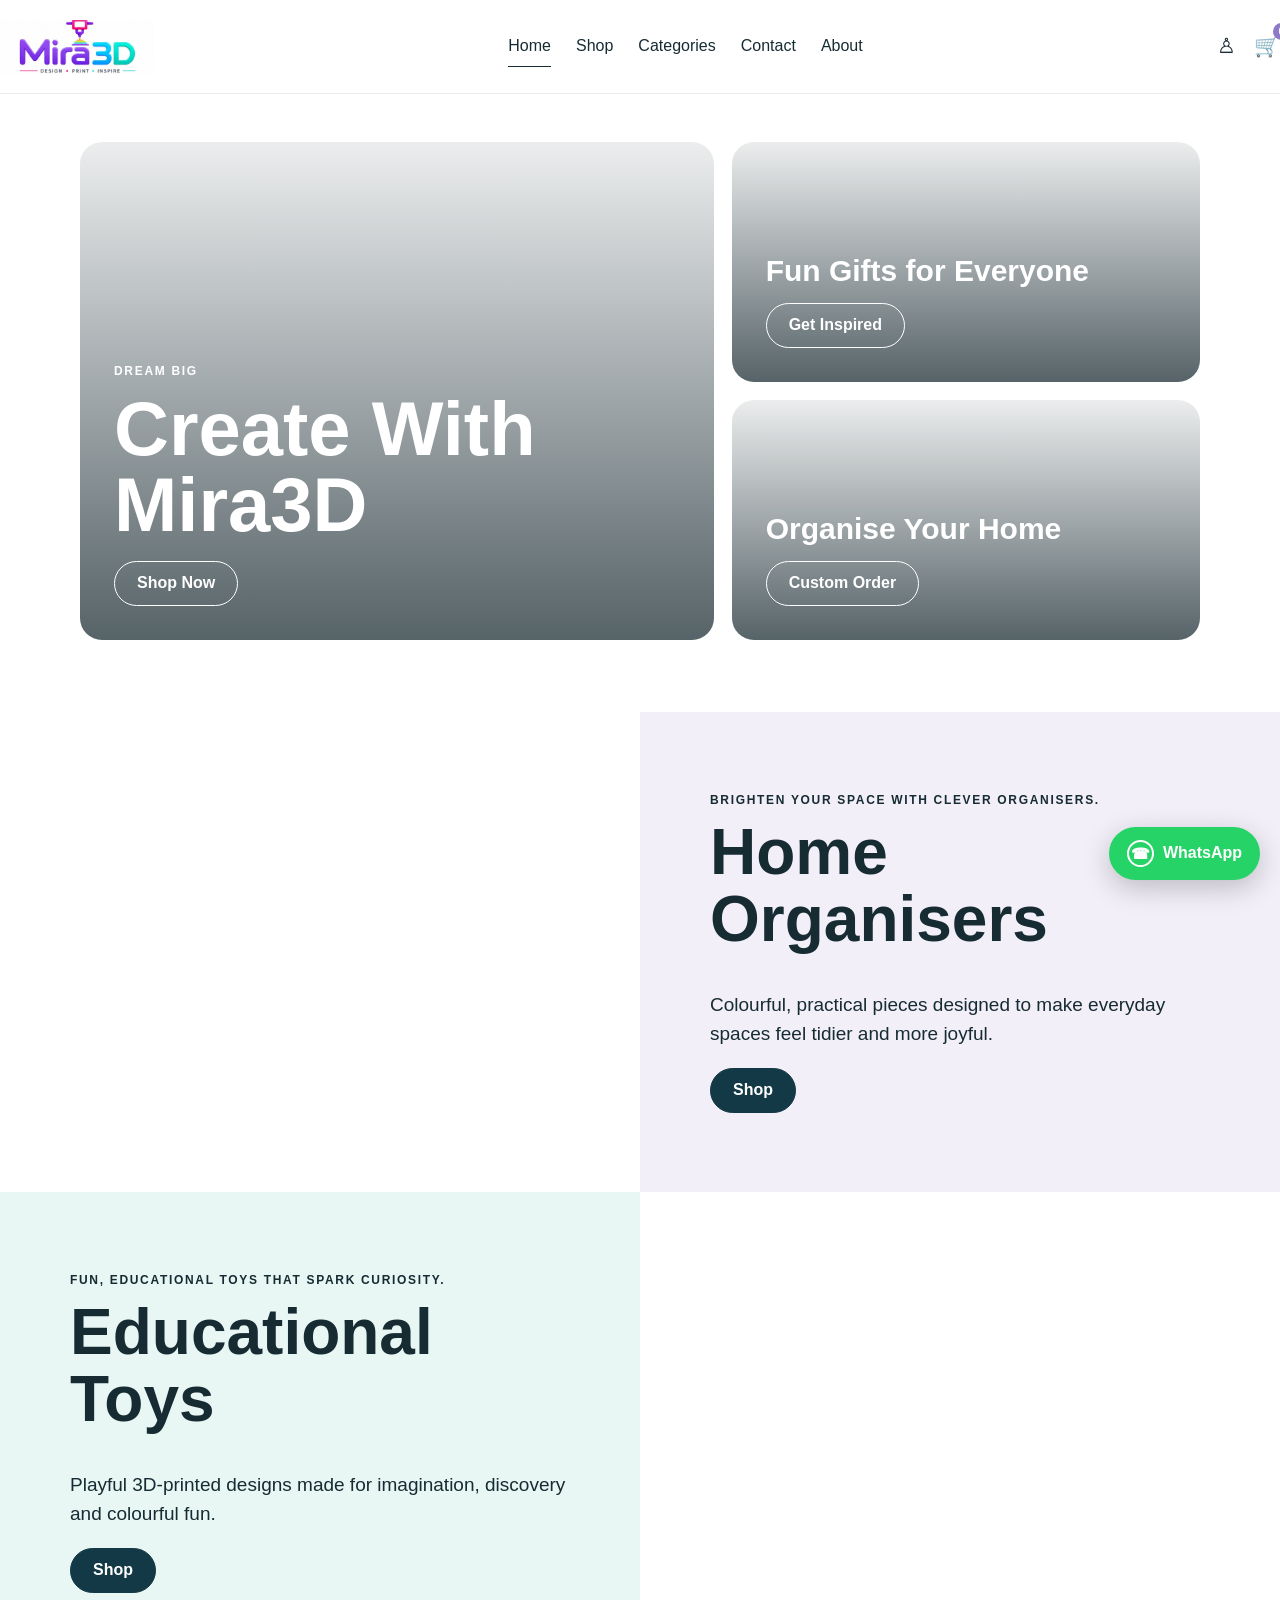
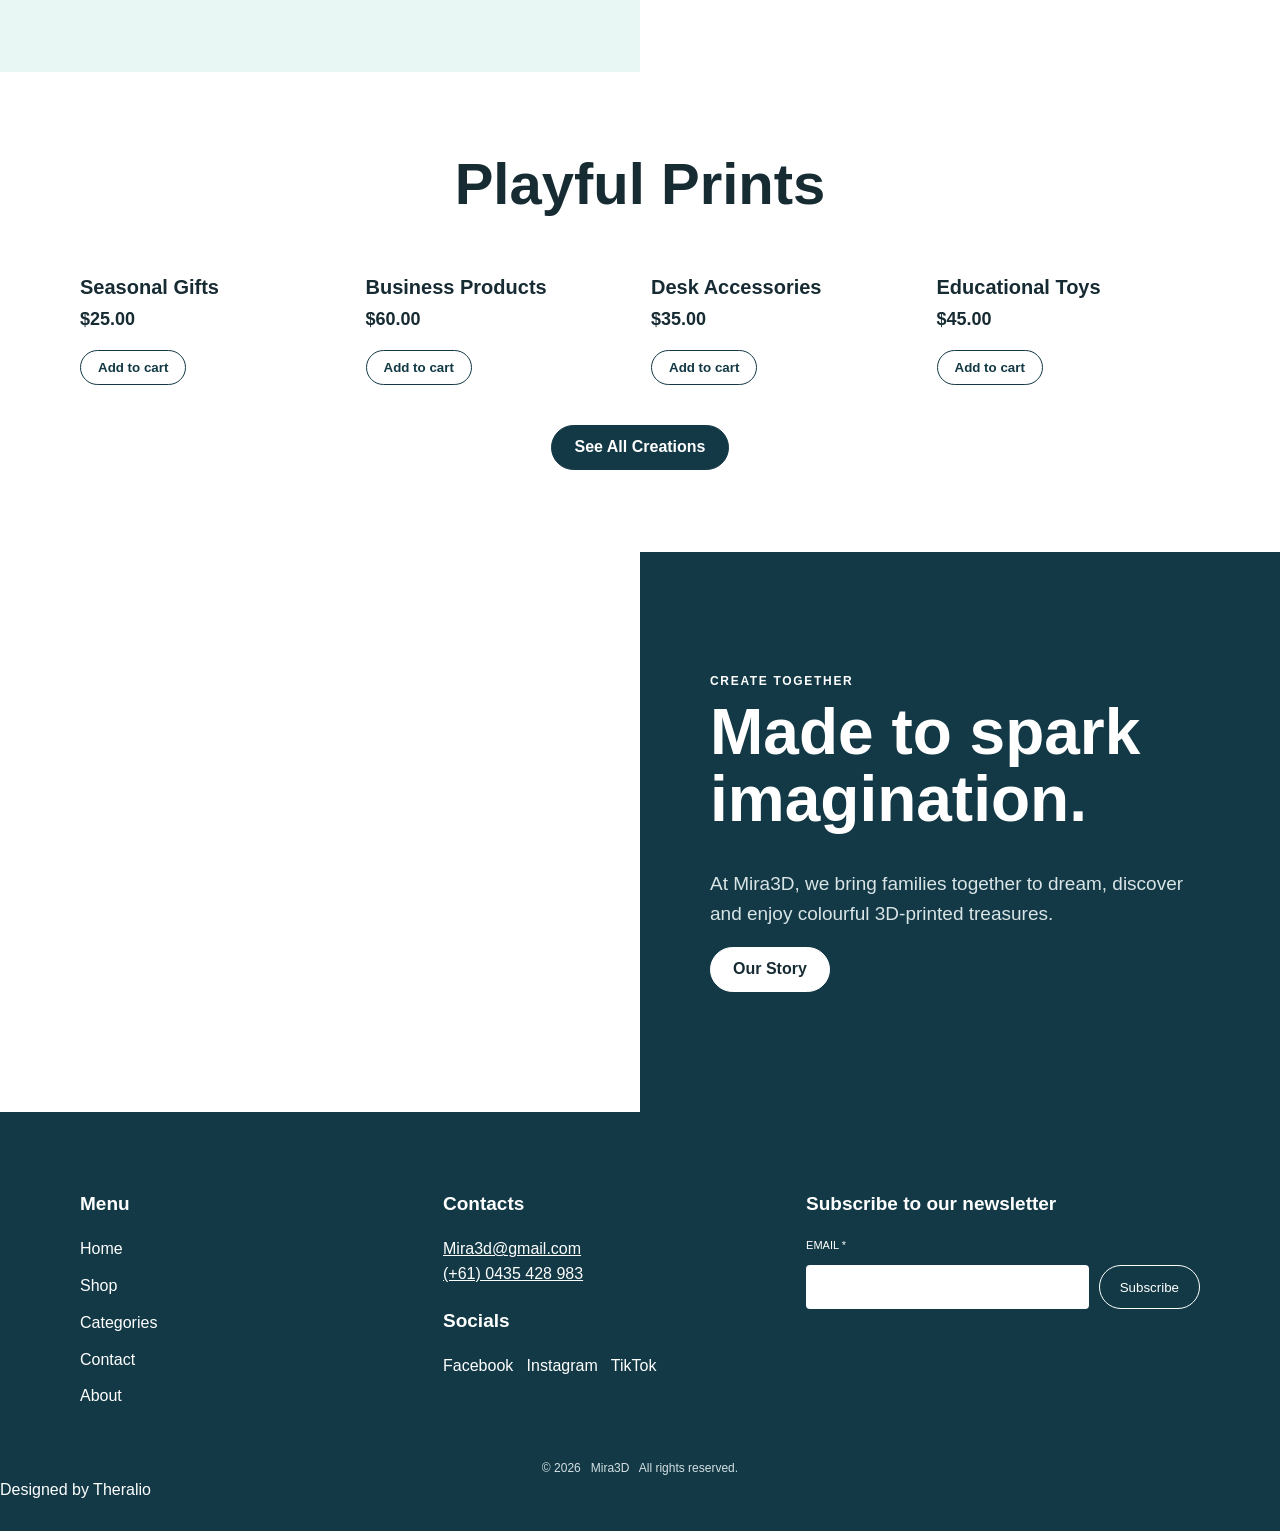
<file: index.html>
<!doctype html><html lang="en"><head><meta charset="utf-8"><meta name="viewport" content="width=device-width,initial-scale=1"><meta name="theme-color" content="#123945"><title>Home | Mira3D</title><meta name="description" content="Colourful 3D-printed gifts, toys, home organisers and décor from Mira3D."><link rel="icon" href="assets/mira3d-logo.svg" type="image/svg+xml"><link rel="stylesheet" href="styles.css?v=20260829b"></head><body><header class="site-header"><div class="container nav-wrap"><a class="logo" href="index.html"><img src="[data-uri]" alt="Mira3D logo"></a><button class="mobile-toggle" aria-label="Open menu">☰</button><nav class="main-nav"><a class="active" href="index.html">Home</a><a class="" href="shop.html">Shop</a><a class="" href="categories.html">Categories</a><a class="" href="contact.html">Contact</a><a class="" href="about.html">About</a></nav><div class="nav-icons"><a class="icon-link" href="contact.html" aria-label="Account">♙</a><a class="icon-link" href="shop.html" aria-label="Cart">🛒<span class="cart-count">0</span></a></div></div></header><main><section class="hero"><div class="container hero-mosaic"><article class="hero-card hero-main"><span class="kicker">Dream Big</span><h1>Create With Mira3D</h1><a class="button" href="shop.html">Shop Now</a></article><article class="hero-card hero-gift"><h2>Fun Gifts for Everyone</h2><a class="button" href="categories.html">Get Inspired</a></article><article class="hero-card hero-home"><h2>Organise Your Home</h2><a class="button" href="contact.html">Custom Order</a></article></div></section><section class="split-feature"><div class="feature-image organiser-img"></div><div class="feature-copy"><span class="kicker">Brighten your space with clever organisers.</span><h2>Home Organisers</h2><p>Colourful, practical pieces designed to make everyday spaces feel tidier and more joyful.</p><a class="button button-dark" href="categories.html">Shop</a></div></section><section class="split-feature alt"><div class="feature-copy"><span class="kicker">Fun, educational toys that spark curiosity.</span><h2>Educational Toys</h2><p>Playful 3D-printed designs made for imagination, discovery and colourful fun.</p><a class="button button-dark" href="categories.html">Shop</a></div><div class="feature-image toy-img"></div></section><section class="section"><div class="container"><h2 class="section-title">Playful Prints</h2><div class="product-grid"><article class="product-card"><h3>Seasonal Gifts</h3><p class="price">$25.00</p><button class="add-cart">Add to cart</button></article><article class="product-card"><h3>Business Products</h3><p class="price">$60.00</p><button class="add-cart">Add to cart</button></article><article class="product-card"><h3>Desk Accessories</h3><p class="price">$35.00</p><button class="add-cart">Add to cart</button></article><article class="product-card"><h3>Educational Toys</h3><p class="price">$45.00</p><button class="add-cart">Add to cart</button></article></div><div class="center"><a class="button button-dark" href="shop.html">See All Creations</a></div></div></section><section class="together"><div class="together-images"></div><div class="together-copy"><span class="kicker">Create Together</span><h2>Made to spark imagination.</h2><p>At Mira3D, we bring families together to dream, discover and enjoy colourful 3D-printed treasures.</p><a class="button button-light" href="about.html">Our Story</a></div></section></main><footer class="site-footer"><div class="container"><div class="footer-grid"><div><h3>Menu</h3><div class="footer-menu"><a href="index.html">Home</a><a href="shop.html">Shop</a><a href="categories.html">Categories</a><a href="contact.html">Contact</a><a href="about.html">About</a></div></div><div class="footer-contact"><h3>Contacts</h3><p><a href="mailto:Mira3d@gmail.com">Mira3d@gmail.com</a><br><a href="tel:+610435428983">(+61) 0435 428 983</a></p><h3>Socials</h3><p>Facebook &nbsp; Instagram &nbsp; TikTok</p></div><div><h3>Subscribe to our newsletter</h3><p style="font-size:11px">EMAIL *</p><div class="newsletter"><input type="email" aria-label="Email"><button type="button">Subscribe</button></div></div></div><div class="copyright">© 2026 &nbsp; Mira3D &nbsp; All rights reserved.</div></div><span class="designer-credit">Designed by Theralio</span></footer><script src="script.js?v=20260829b"></script></body></html>
</file>
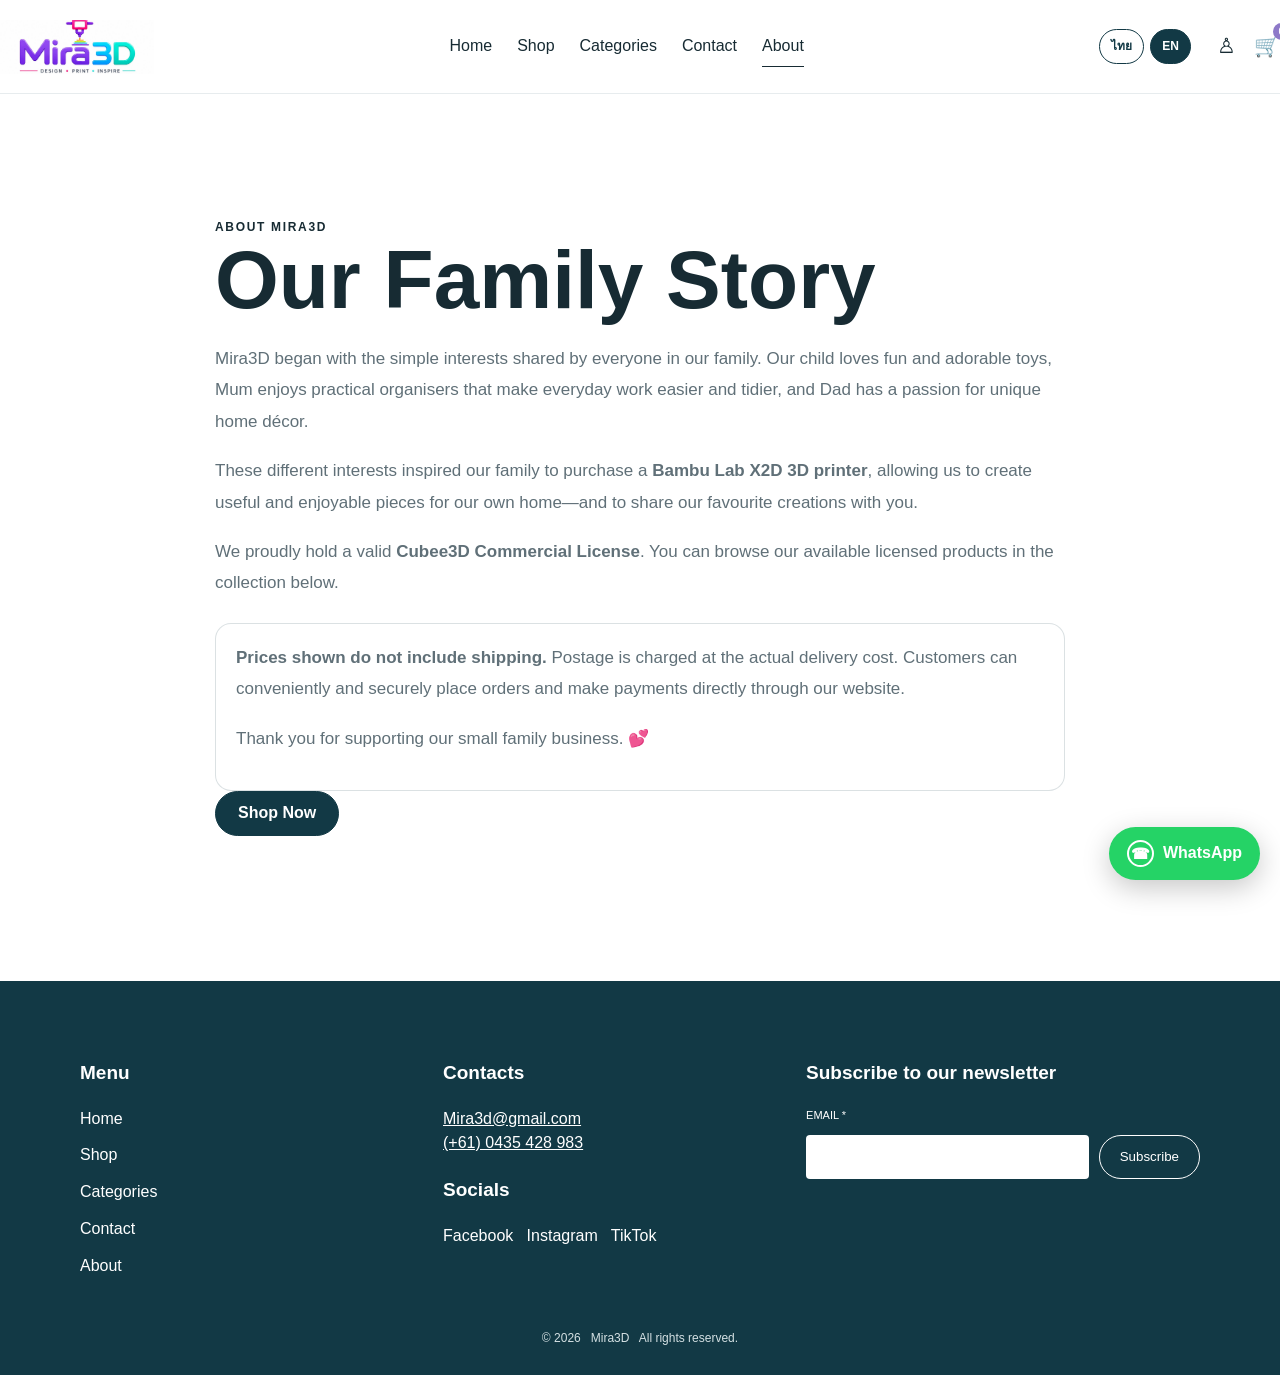
<file: about.html>
<!doctype html><html lang="en"><head><meta charset="utf-8"><meta name="viewport" content="width=device-width,initial-scale=1"><meta name="theme-color" content="#123945"><title>About | Mira3D</title><meta name="description" content="Colourful 3D-printed gifts, toys, home organisers and décor from Mira3D."><link rel="icon" href="assets/mira3d-logo.svg" type="image/svg+xml"><link rel="stylesheet" href="styles.css?v=20260829b"><style>
.lang-switch{display:flex;gap:6px;align-items:center;margin-right:8px}.lang-btn{border:1px solid #123945;background:#fff;color:#123945;border-radius:999px;padding:7px 11px;font:inherit;font-size:12px;font-weight:700;cursor:pointer}.lang-btn.active{background:#123945;color:#fff}.about-story{max-width:850px;margin:0 auto}.about-story p{font-size:17px;line-height:1.85;margin:0 0 18px}.about-note{margin-top:24px;padding:18px 20px;border-radius:16px;background:#fff;border:1px solid rgba(18,57,69,.15)}[data-lang-panel]{display:none}[data-lang-panel].active{display:block}@media(max-width:760px){.lang-switch{margin-left:auto}.lang-btn{padding:6px 9px}.about-story p{font-size:15px}}
</style></head><body><header class="site-header"><div class="container nav-wrap"><a class="logo" href="index.html"><img src="[data-uri]" alt="Mira3D logo"></a><button class="mobile-toggle" aria-label="Open menu">☰</button><nav class="main-nav"><a class="" href="index.html">Home</a><a class="" href="shop.html">Shop</a><a class="" href="categories.html">Categories</a><a class="" href="contact.html">Contact</a><a class="active" href="about.html">About</a></nav><div class="nav-icons"><div class="lang-switch" role="group" aria-label="Choose language"><button class="lang-btn" type="button" data-set-lang="th">ไทย</button><button class="lang-btn active" type="button" data-set-lang="en">EN</button></div><a class="icon-link" href="contact.html" aria-label="Account">♙</a><a class="icon-link" href="shop.html" aria-label="Cart">🛒<span class="cart-count">0</span></a></div></div></header><main><section class="page-hero"><div class="container story-copy about-story">
<div data-lang-panel="en" class="active"><span class="kicker">About Mira3D</span><h1>Our Family Story</h1><p>Mira3D began with the simple interests shared by everyone in our family. Our child loves fun and adorable toys, Mum enjoys practical organisers that make everyday work easier and tidier, and Dad has a passion for unique home décor.</p><p>These different interests inspired our family to purchase a <strong>Bambu Lab X2D 3D printer</strong>, allowing us to create useful and enjoyable pieces for our own home—and to share our favourite creations with you.</p><p>We proudly hold a valid <strong>Cubee3D Commercial License</strong>. You can browse our available licensed products in the collection below.</p><div class="about-note"><p><strong>Prices shown do not include shipping.</strong> Postage is charged at the actual delivery cost. Customers can conveniently and securely place orders and make payments directly through our website.</p><p>Thank you for supporting our small family business. 💕</p></div><a class="button button-dark" href="shop.html">Shop Now</a></div>
<div data-lang-panel="th" lang="th"><span class="kicker">เกี่ยวกับ Mira3D</span><h1>เรื่องราวของครอบครัวเรา</h1><p>Mira3D เริ่มต้นจากความชอบเล็ก ๆ ของทุกคนในครอบครัว ลูกของเราชื่นชอบของเล่นน่ารัก ๆ คุณแม่ชอบอุปกรณ์จัดระเบียบที่ช่วยให้การทำงานง่ายและเป็นระเบียบมากขึ้น ส่วนคุณพ่อชอบของตกแต่งบ้านที่สวยงามและมีเอกลักษณ์</p><p>ความชอบที่แตกต่างกันของเราจึงกลายเป็นแรงบันดาลใจให้ครอบครัวตัดสินใจซื้อเครื่องพิมพ์ 3 มิติ <strong>Bambu Lab X2D</strong> เพื่อสร้างสรรค์ชิ้นงานสำหรับใช้เองภายในบ้าน และแบ่งปันผลงานน่ารัก ๆ เหล่านี้ให้ทุกคนสามารถเลือกซื้อได้ด้วย</p><p>เราเป็นผู้ถือ <strong>Commercial License จาก Cubee3D</strong> อย่างถูกต้อง สินค้าที่มีจำหน่ายสามารถเลือกชมได้จากรายการด้านล่าง</p><div class="about-note"><p><strong>ราคาสินค้าที่แสดงยังไม่รวมค่าจัดส่ง</strong> โดยคิดค่าจัดส่งตามจริง ลูกค้าสามารถเลือกสินค้าและชำระเงินผ่านเว็บไซต์ได้อย่างสะดวกและปลอดภัยค่ะ</p><p>ขอบคุณที่สนับสนุนธุรกิจเล็ก ๆ ของครอบครัวเรานะคะ 💕</p></div><a class="button button-dark" href="shop.html">เลือกซื้อสินค้า</a></div>
</div></section></main><footer class="site-footer"><div class="container"><div class="footer-grid"><div><h3>Menu</h3><div class="footer-menu"><a href="index.html">Home</a><a href="shop.html">Shop</a><a href="categories.html">Categories</a><a href="contact.html">Contact</a><a href="about.html">About</a></div></div><div class="footer-contact"><h3>Contacts</h3><p><a href="mailto:Mira3d@gmail.com">Mira3d@gmail.com</a><br><a href="tel:+610435428983">(+61) 0435 428 983</a></p><h3>Socials</h3><p>Facebook &nbsp; Instagram &nbsp; TikTok</p></div><div><h3>Subscribe to our newsletter</h3><p style="font-size:11px">EMAIL *</p><div class="newsletter"><input type="email" aria-label="Email"><button type="button">Subscribe</button></div></div></div><div class="copyright">© 2026 &nbsp; Mira3D &nbsp; All rights reserved.</div></div></footer><script src="script.js?v=20260829b"></script><script>
(function(){var labels={en:["Home","Shop","Categories","Contact","About"],th:["หน้าแรก","สินค้า","หมวดหมู่","ติดต่อเรา","เกี่ยวกับเรา"]};function setLang(lang){document.documentElement.lang=lang;document.querySelectorAll("[data-lang-panel]").forEach(function(p){p.classList.toggle("active",p.dataset.langPanel===lang)});document.querySelectorAll("[data-set-lang]").forEach(function(b){b.classList.toggle("active",b.dataset.setLang===lang)});document.querySelectorAll(".main-nav a").forEach(function(a,i){if(labels[lang][i])a.textContent=labels[lang][i]});localStorage.setItem("mira3d-language",lang)}document.querySelectorAll("[data-set-lang]").forEach(function(b){b.addEventListener("click",function(){setLang(b.dataset.setLang)})});setLang(localStorage.getItem("mira3d-language")==="th"?"th":"en")})();
</script></body></html>
</file>
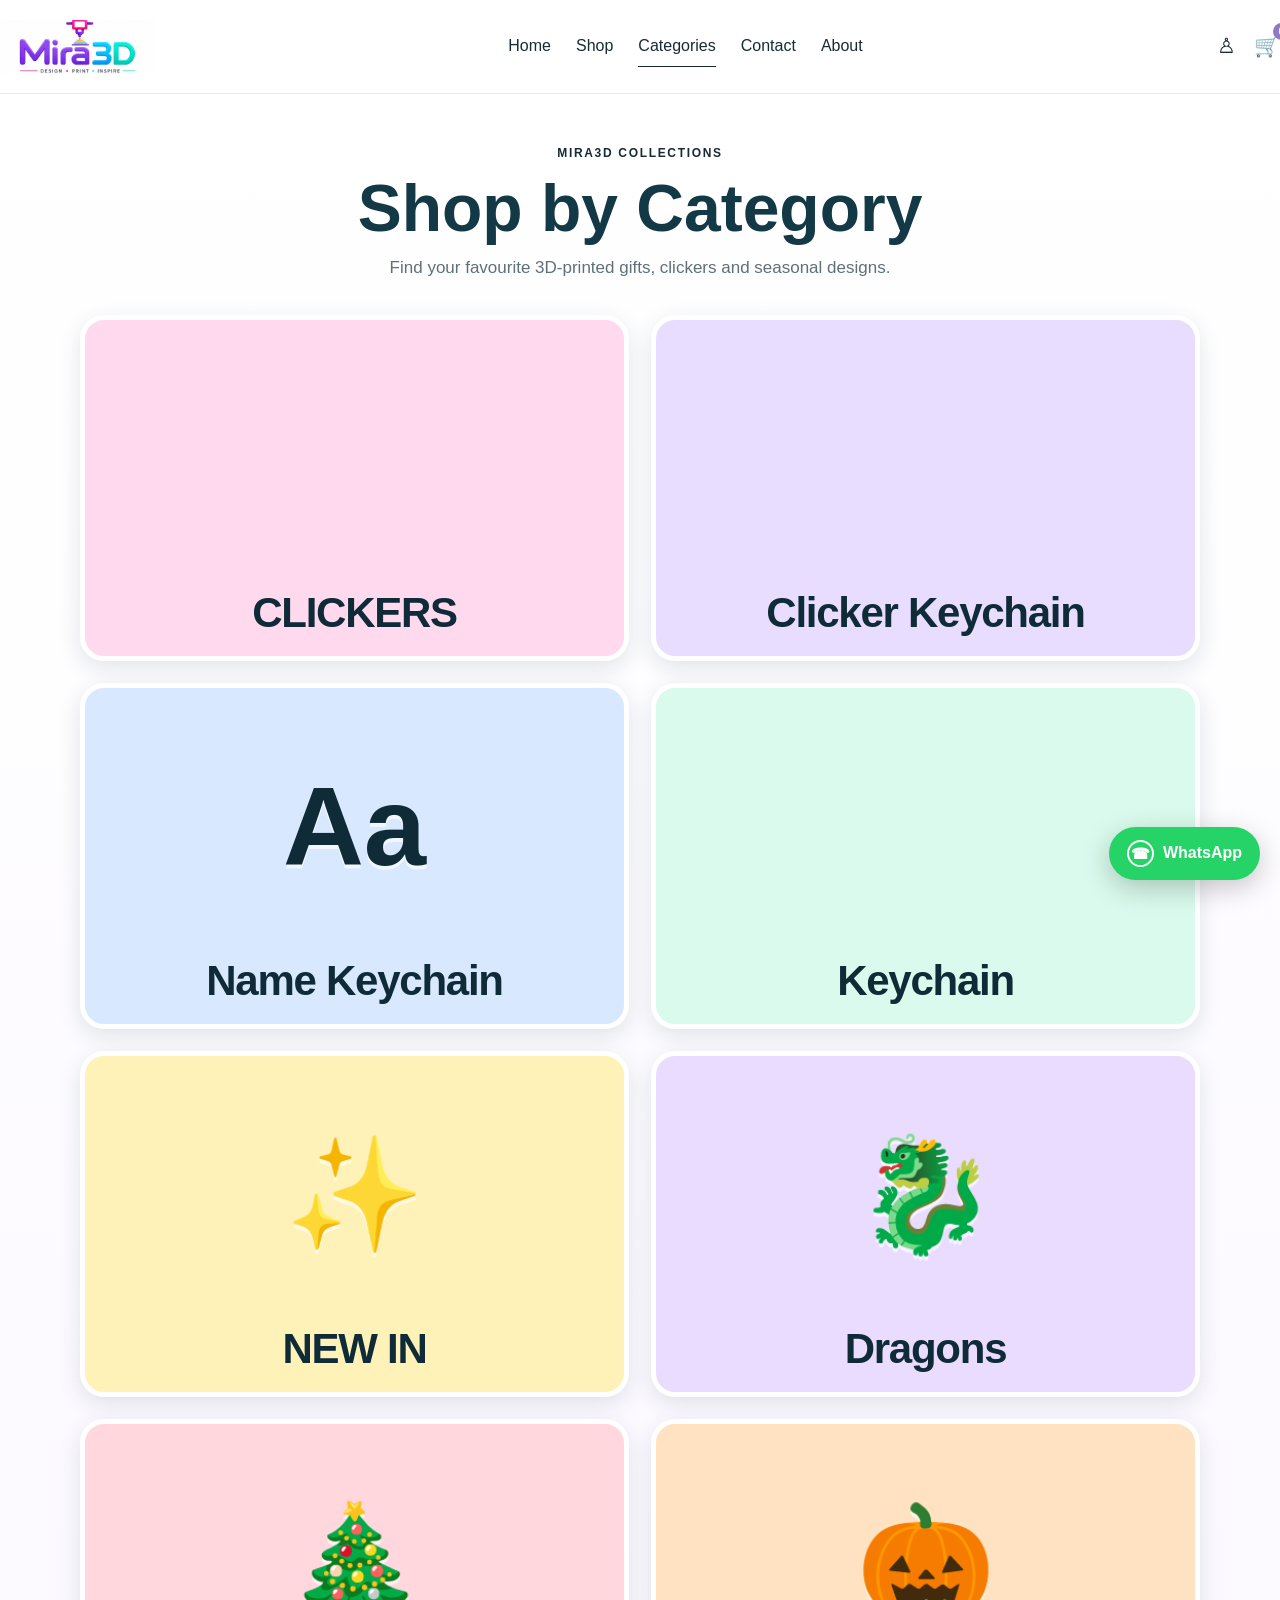
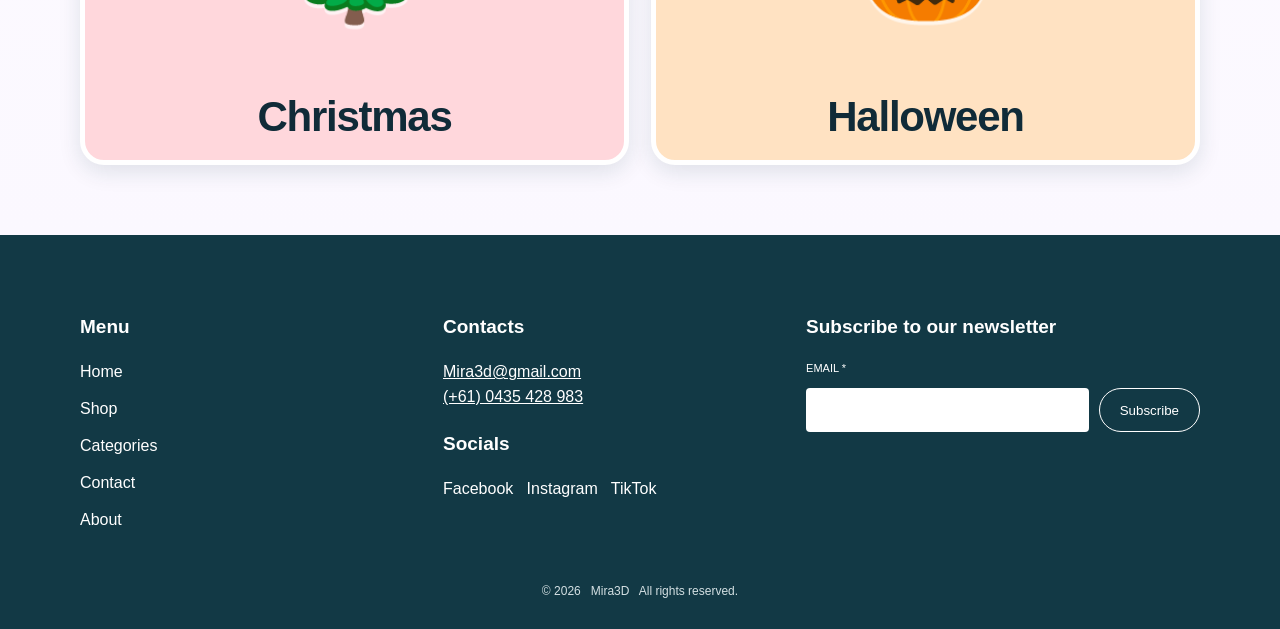
<file: categories.html>
<!doctype html><html lang="en"><head><meta charset="utf-8"><meta name="viewport" content="width=device-width,initial-scale=1"><meta name="theme-color" content="#123945"><title>Categories | Mira3D</title><meta name="description" content="Colourful 3D-printed gifts, toys, home organisers and décor from Mira3D."><link rel="icon" href="assets/mira3d-logo.svg" type="image/svg+xml"><link rel="stylesheet" href="styles.css?v=20260829b"></head><body><header class="site-header"><div class="container nav-wrap"><a class="logo" href="index.html"><img src="[data-uri]" alt="Mira3D logo"></a><button class="mobile-toggle" aria-label="Open menu">☰</button><nav class="main-nav"><a class="" href="index.html">Home</a><a class="" href="shop.html">Shop</a><a class="active" href="categories.html">Categories</a><a class="" href="contact.html">Contact</a><a class="" href="about.html">About</a></nav><div class="nav-icons"><a class="icon-link" href="contact.html" aria-label="Account">♙</a><a class="icon-link" href="shop.html" aria-label="Cart">🛒<span class="cart-count">0</span></a></div></div></header><main class="page-hero categories-page"><div class="container"><div class="category-intro"><p class="kicker">MIRA3D COLLECTIONS</p><h1>Shop by Category</h1><p>Find your favourite 3D-printed gifts, clickers and seasonal designs.</p></div><div class="mira-category-grid">
<a class="mira-category-card pastel-pink" href="shop.html#clickers"><div class="category-photo-grid"></div><h2>CLICKERS</h2></a>
<a class="mira-category-card pastel-purple" href="shop.html#clicker-keychain"><div class="category-feature-image"></div><h2>Clicker Keychain</h2></a>
<a class="mira-category-card pastel-blue" href="shop.html#name-keychain"><div class="category-symbol">Aa</div><h2>Name Keychain</h2></a>
<a class="mira-category-card pastel-mint" href="shop.html#keychain"><div class="category-feature-image"></div><h2>Keychain</h2></a>
<a class="mira-category-card pastel-yellow" href="shop.html#new-in"><div class="category-symbol">✨</div><h2>NEW IN</h2></a>
<a class="mira-category-card pastel-lilac" href="shop.html#dragons"><div class="category-symbol">🐉</div><h2>Dragons</h2></a>
<a class="mira-category-card pastel-red" href="shop.html#christmas"><div class="category-symbol">🎄</div><h2>Christmas</h2></a>
<a class="mira-category-card pastel-orange" href="shop.html#halloween"><div class="category-symbol">🎃</div><h2>Halloween</h2></a>
</div></div></main><footer class="site-footer"><div class="container"><div class="footer-grid"><div><h3>Menu</h3><div class="footer-menu"><a href="index.html">Home</a><a href="shop.html">Shop</a><a href="categories.html">Categories</a><a href="contact.html">Contact</a><a href="about.html">About</a></div></div><div class="footer-contact"><h3>Contacts</h3><p><a href="mailto:Mira3d@gmail.com">Mira3d@gmail.com</a><br><a href="tel:+610435428983">(+61) 0435 428 983</a></p><h3>Socials</h3><p>Facebook &nbsp; Instagram &nbsp; TikTok</p></div><div><h3>Subscribe to our newsletter</h3><p style="font-size:11px">EMAIL *</p><div class="newsletter"><input type="email" aria-label="Email"><button type="button">Subscribe</button></div></div></div><div class="copyright">© 2026 &nbsp; Mira3D &nbsp; All rights reserved.</div></div></footer><script src="script.js?v=20260829b"></script></body></html>
</file>
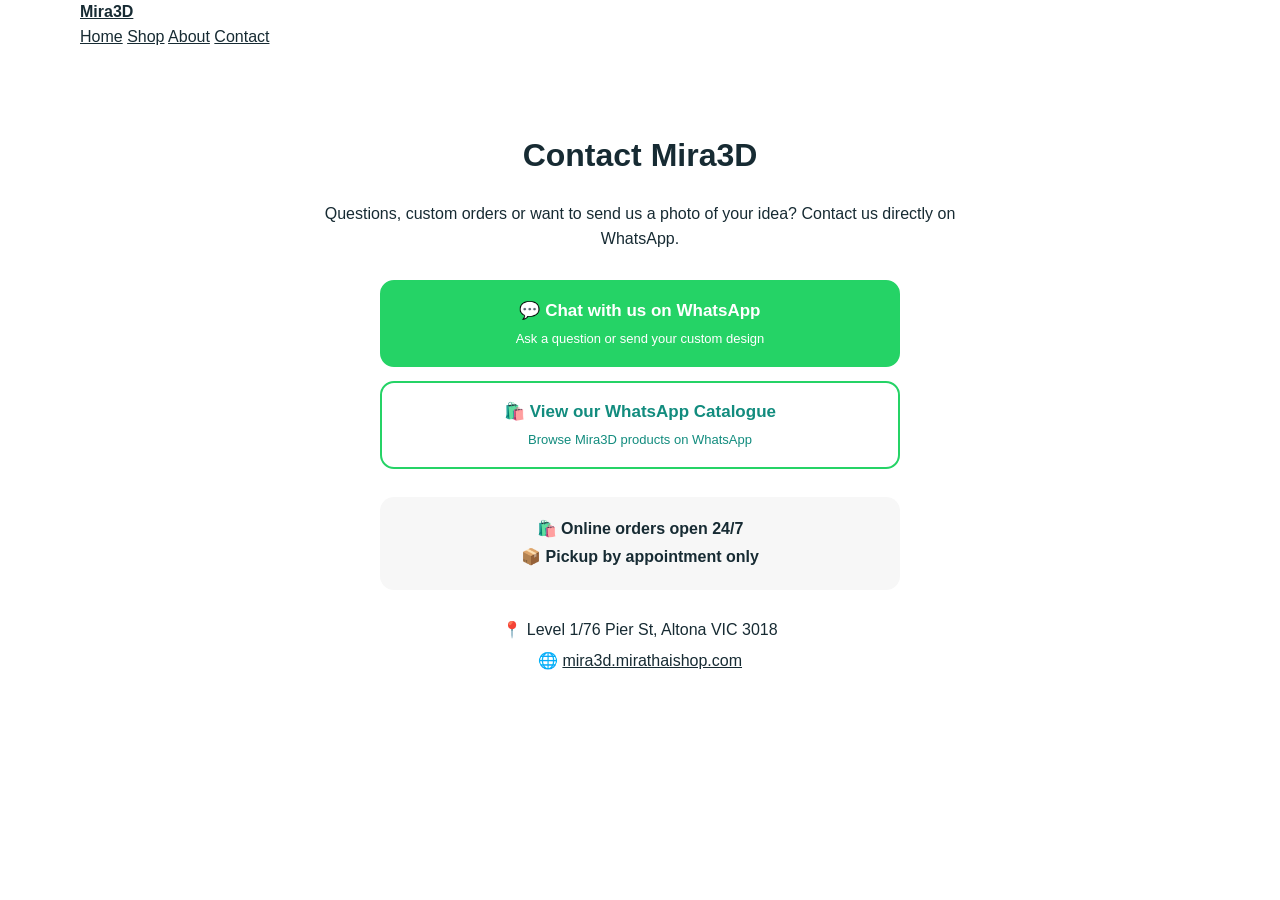
<file: contact.html>
<!doctype html>
<html lang="en">
<head>
<meta charset="utf-8"><meta name="viewport" content="width=device-width,initial-scale=1">
<title>Contact | Mira3D</title><link rel="stylesheet" href="styles.css?v=20260829b">
<style>.wa-box{max-width:700px;margin:40px auto;padding:20px;text-align:center}.wa-actions{display:grid;gap:14px;max-width:520px;margin:28px auto}.wa-btn{display:block;padding:16px 20px;border-radius:14px;text-decoration:none;font-weight:800;font-size:17px;border:2px solid #25D366}.wa-chat{background:#25D366;color:white}.wa-cat{background:white;color:#128C7E}.wa-btn small{display:block;font-size:13px;font-weight:500;margin-top:5px}.note{max-width:520px;margin:20px auto;padding:18px;border-radius:14px;background:#f7f7f7;line-height:1.8}.details{margin-top:25px;line-height:1.9}</style>
</head>
<body>
<header><div class="container"><a href="index.html"><strong>Mira3D</strong></a><nav><a href="index.html">Home</a> <a href="shop.html">Shop</a> <a href="about.html">About</a> <a href="contact.html">Contact</a></nav></div></header>
<main class="wa-box"><h1>Contact Mira3D</h1><p>Questions, custom orders or want to send us a photo of your idea? Contact us directly on WhatsApp.</p>
<div class="wa-actions"><a class="wa-btn wa-chat" href="https://wa.me/61466992456" target="_blank" rel="noopener">💬 Chat with us on WhatsApp<small>Ask a question or send your custom design</small></a><a class="wa-btn wa-cat" href="https://wa.me/c/61466992456" target="_blank" rel="noopener">🛍️ View our WhatsApp Catalogue<small>Browse Mira3D products on WhatsApp</small></a></div>
<div class="note"><strong>🛍️ Online orders open 24/7</strong><br><strong>📦 Pickup by appointment only</strong></div>
<div class="details">📍 Level 1/76 Pier St, Altona VIC 3018<br>🌐 <a href="https://mira3d.mirathaishop.com">mira3d.mirathaishop.com</a></div></main>
</body></html>
</file>
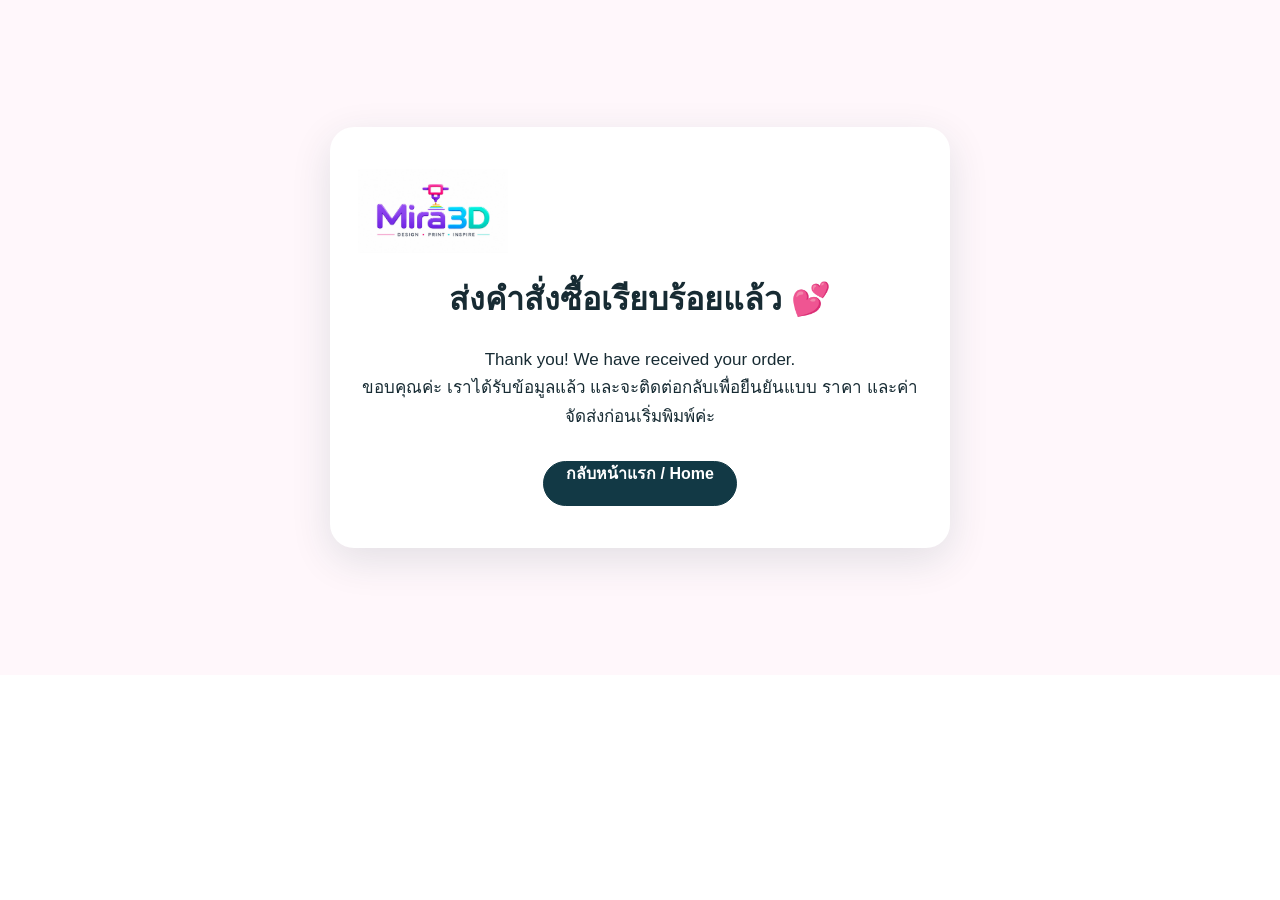
<file: order-success.html>
<!doctype html><html lang="th"><head><meta charset="utf-8"><meta name="viewport" content="width=device-width,initial-scale=1"><title>Order Received | Mira3D</title><link rel="icon" href="assets/mira3d-logo.svg" type="image/svg+xml"><link rel="stylesheet" href="styles.css"><style>main{min-height:75vh;display:grid;place-items:center;background:#fff7fb;padding:24px}.thanks{max-width:620px;text-align:center;background:#fff;padding:42px 28px;border-radius:24px;box-shadow:0 12px 40px rgba(18,57,69,.12)}.thanks img{width:150px}.thanks p{font-size:17px;line-height:1.7}.thanks a{display:inline-block;margin-top:12px}</style></head><body><main><div class="thanks"><img src="assets/mira3d-logo.svg" alt="Mira3D"><h1>ส่งคำสั่งซื้อเรียบร้อยแล้ว 💕</h1><p>Thank you! We have received your order.<br>ขอบคุณค่ะ เราได้รับข้อมูลแล้ว และจะติดต่อกลับเพื่อยืนยันแบบ ราคา และค่าจัดส่งก่อนเริ่มพิมพ์ค่ะ</p><a class="button button-dark" href="index.html">กลับหน้าแรก / Home</a></div></main></body></html>
</file>
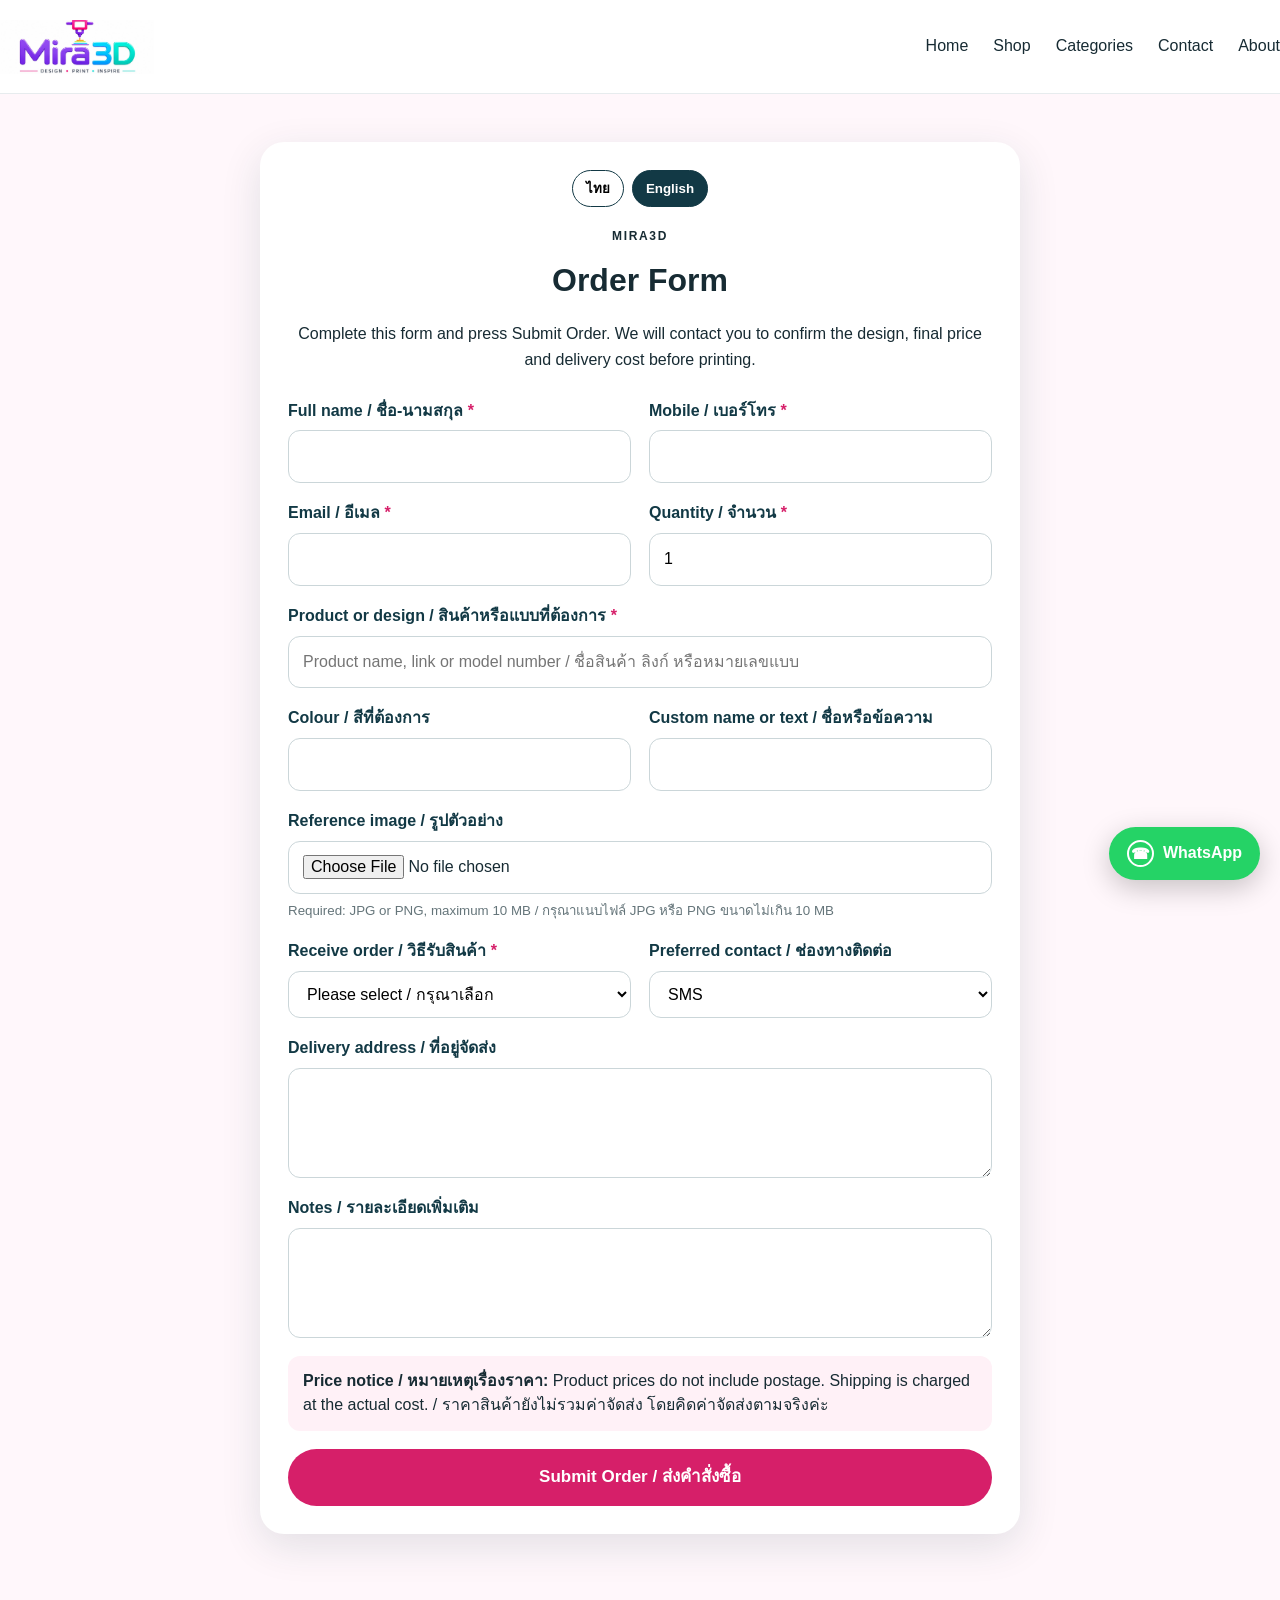
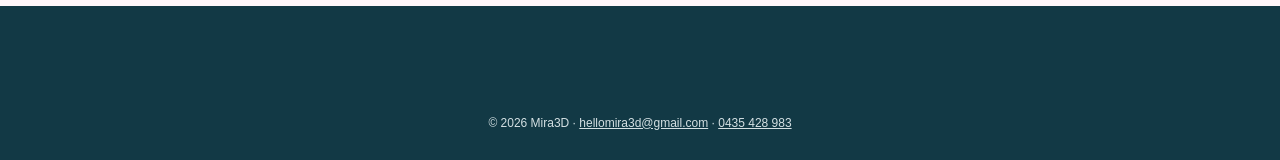
<file: order.html>
<!doctype html>
<html lang="en"><head><meta charset="utf-8"><meta name="viewport" content="width=device-width,initial-scale=1"><meta name="theme-color" content="#123945">
<title>Order Form | Mira3D</title><meta name="description" content="Order a custom 3D-printed product from Mira3D.">
<link rel="icon" href="assets/mira3d-logo.svg" type="image/svg+xml"><link rel="stylesheet" href="styles.css">
<style>
.order-page{background:#fff7fb;padding:48px 16px 72px;min-height:70vh}.order-card{max-width:760px;margin:auto;background:white;border-radius:24px;padding:28px;box-shadow:0 12px 40px rgba(18,57,69,.12)}.order-head{text-align:center;margin-bottom:26px}.order-head h1{margin:8px 0}.order-head p{line-height:1.6}.order-form{display:grid;grid-template-columns:1fr 1fr;gap:18px}.field{display:flex;flex-direction:column;gap:7px}.field.full{grid-column:1/-1}.field label{font-weight:700;color:#123945}.field small{color:#65757a}.field input,.field select,.field textarea{width:100%;box-sizing:border-box;border:1px solid #cbd6d9;border-radius:12px;padding:13px 14px;font:inherit;background:#fff}.field textarea{min-height:110px;resize:vertical}.required{color:#d61f69}.submit-order{grid-column:1/-1;border:0;border-radius:999px;padding:15px 24px;background:#d61f69;color:white;font:inherit;font-weight:800;font-size:17px;cursor:pointer}.price-note{grid-column:1/-1;background:#fff1f7;border-radius:12px;padding:13px 15px;line-height:1.55}.lang-row{display:flex;justify-content:center;gap:8px;margin-bottom:16px}.lang-row button{border:1px solid #123945;border-radius:999px;background:#fff;padding:7px 13px;font-weight:700}.lang-row button.active{background:#123945;color:#fff}[data-lang]{display:none}[data-lang].active{display:block}@media(max-width:620px){.order-card{padding:20px}.order-form{grid-template-columns:1fr}.field.full,.submit-order,.price-note{grid-column:1}}
</style></head><body>
<header class="site-header"><div class="container nav-wrap"><a class="logo" href="index.html"><img src="assets/mira3d-logo.svg" alt="Mira3D logo"></a><button class="mobile-toggle" aria-label="Open menu">☰</button><nav class="main-nav"><a href="index.html">Home</a><a href="shop.html">Shop</a><a href="categories.html">Categories</a><a href="contact.html">Contact</a><a href="about.html">About</a></nav></div></header>
<main class="order-page"><div class="order-card"><div class="lang-row"><button type="button" data-pick="th">ไทย</button><button type="button" data-pick="en" class="active">English</button></div>
<div class="order-head"><div data-lang="en" class="active"><span class="kicker">Mira3D</span><h1>Order Form</h1><p>Complete this form and press Submit Order. We will contact you to confirm the design, final price and delivery cost before printing.</p></div><div data-lang="th" lang="th"><span class="kicker">Mira3D</span><h1>แบบฟอร์มสั่งสินค้า</h1><p>กรอกข้อมูลแล้วกดส่งคำสั่งซื้อ เราจะติดต่อกลับเพื่อยืนยันแบบ ราคา และค่าจัดส่งก่อนเริ่มพิมพ์ค่ะ</p></div></div>
<form class="order-form" action="https://formsubmit.co/hellomira3d@gmail.com" method="POST" enctype="multipart/form-data">
<input type="hidden" name="_subject" value="New Mira3D Order">
<input type="hidden" name="_next" value="https://mira3d.mirathaishop.com/order-success.html">
<input type="hidden" name="_template" value="table"><input type="text" name="_honey" style="display:none">
<div class="field"><label>Full name / ชื่อ-นามสกุล <span class="required">*</span></label><input name="Customer name" required autocomplete="name"></div>
<div class="field"><label>Mobile / เบอร์โทร <span class="required">*</span></label><input type="tel" name="Mobile" required autocomplete="tel"></div>
<div class="field"><label>Email / อีเมล <span class="required">*</span></label><input type="email" name="Email" required autocomplete="email"></div>
<div class="field"><label>Quantity / จำนวน <span class="required">*</span></label><input type="number" name="Quantity" value="1" min="1" required></div>
<div class="field full"><label>Product or design / สินค้าหรือแบบที่ต้องการ <span class="required">*</span></label><input id="product-name" name="Product or design" required placeholder="Product name, link or model number / ชื่อสินค้า ลิงก์ หรือหมายเลขแบบ"></div>
<div class="field"><label>Colour / สีที่ต้องการ</label><input name="Colour"></div>
<div class="field"><label>Custom name or text / ชื่อหรือข้อความ</label><input name="Custom text"></div>
<div class="field full"><label>Reference image / รูปตัวอย่าง</label><input id="order-attachment" type="file" name="attachment" accept="image/jpeg,image/png" required><small id="file-help">Required: JPG or PNG, maximum 10 MB / กรุณาแนบไฟล์ JPG หรือ PNG ขนาดไม่เกิน 10 MB</small></div>
<div class="field"><label>Receive order / วิธีรับสินค้า <span class="required">*</span></label><select name="Delivery method" required><option value="">Please select / กรุณาเลือก</option><option>Pickup in Altona / รับที่ Altona</option><option>Postage / จัดส่งทางไปรษณีย์</option></select></div>
<div class="field"><label>Preferred contact / ช่องทางติดต่อ</label><select name="Preferred contact"><option>SMS</option><option>Email</option><option>Phone call</option></select></div>
<div class="field full"><label>Delivery address / ที่อยู่จัดส่ง</label><textarea name="Delivery address" autocomplete="street-address"></textarea></div>
<div class="field full"><label>Notes / รายละเอียดเพิ่มเติม</label><textarea name="Notes"></textarea></div>
<div class="price-note"><strong>Price notice / หมายเหตุเรื่องราคา:</strong> Product prices do not include postage. Shipping is charged at the actual cost. / ราคาสินค้ายังไม่รวมค่าจัดส่ง โดยคิดค่าจัดส่งตามจริงค่ะ</div>
<button class="submit-order" type="submit">Submit Order / ส่งคำสั่งซื้อ</button>
</form></div></main>
<footer class="site-footer"><div class="container"><div class="copyright">© 2026 Mira3D · <a href="mailto:hellomira3d@gmail.com">hellomira3d@gmail.com</a> · <a href="tel:+61435428983">0435 428 983</a></div></div></footer>
<script src="script.js"></script><script>(function(){function setLang(l){document.documentElement.lang=l;document.querySelectorAll("[data-lang]").forEach(function(x){x.classList.toggle("active",x.dataset.lang===l)});document.querySelectorAll("[data-pick]").forEach(function(x){x.classList.toggle("active",x.dataset.pick===l)});localStorage.setItem("mira3d-language",l)}document.querySelectorAll("[data-pick]").forEach(function(b){b.onclick=function(){setLang(b.dataset.pick)}});setLang(localStorage.getItem("mira3d-language")==="th"?"th":"en")})();</script><script>
(function(){var input=document.getElementById("order-attachment");var help=document.getElementById("file-help");if(!input)return;input.addEventListener("change",function(){var file=input.files&&input.files[0];if(!file)return;if(file.size>10*1024*1024){input.value="";help.textContent="File is too large. Maximum 10 MB / ไฟล์ใหญ่เกินไป กรุณาเลือกไฟล์ไม่เกิน 10 MB";help.style.color="#c0185b";alert("รูปใหญ่เกิน 10 MB กรุณาเลือกรูปใหม่ค่ะ");return}help.textContent="Selected / เลือกแล้ว: "+file.name;help.style.color="#08765b"})})();
(function(){var product=new URLSearchParams(window.location.search).get("product");var field=document.getElementById("product-name");if(product&&field)field.value=product})();
</script></body></html>
</file>
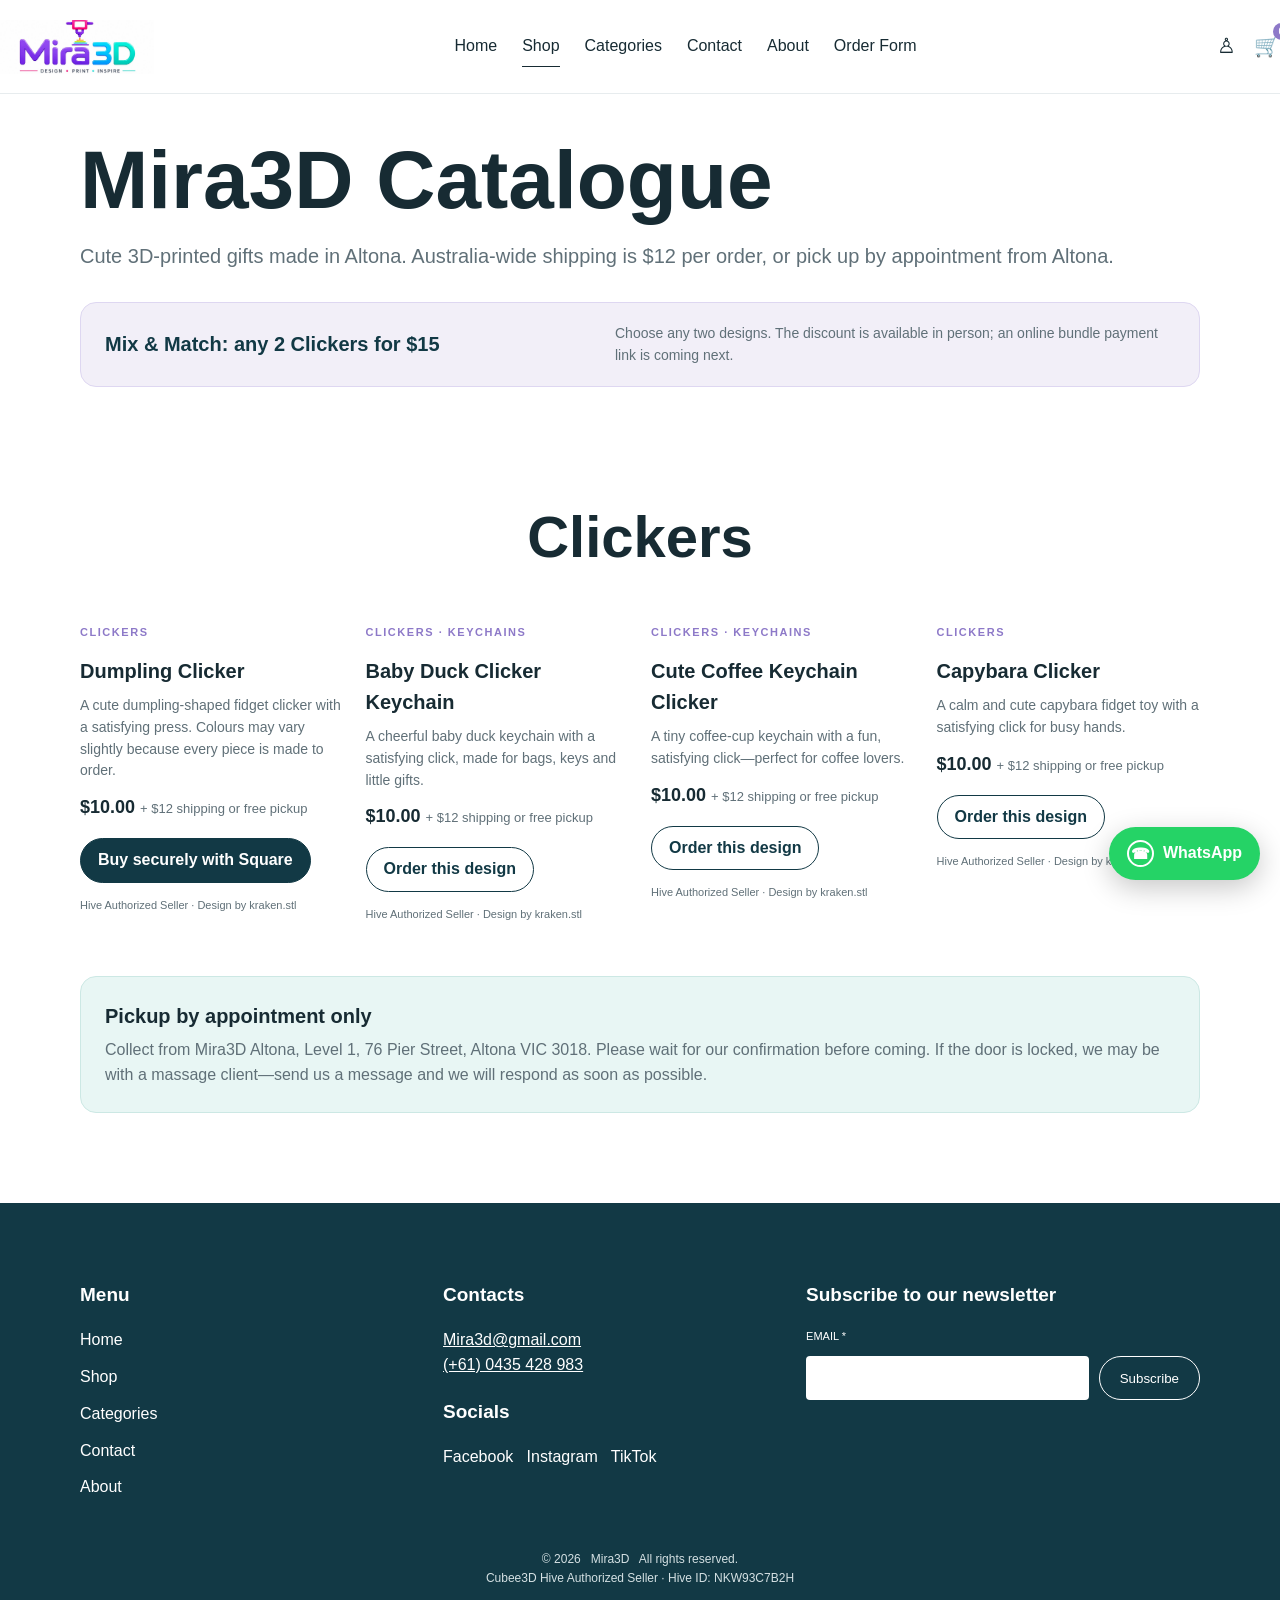
<file: shop.html>
<!doctype html>
<html lang="en">
<head>
<meta charset="utf-8">
<meta name="viewport" content="width=device-width,initial-scale=1">
<meta name="theme-color" content="#123945">
<title>Shop | Mira3D</title>
<meta name="description" content="Colourful 3D-printed gifts, toys, home organisers and décor from Mira3D.">
<link rel="icon" href="assets/mira3d-logo.svg" type="image/svg+xml">
<link rel="stylesheet" href="styles.css?v=20260829b">
</head>
<body>
<header class="site-header">
<div class="container nav-wrap">
<a class="logo" href="index.html">
<img src="[data-uri]" alt="Mira3D logo">
</a>
<button class="mobile-toggle" aria-label="Open menu">☰</button>
<nav class="main-nav">
<a class="" href="index.html">Home</a>
<a class="active" href="shop.html">Shop</a>
<a class="" href="categories.html">Categories</a>
<a class="" href="contact.html">Contact</a>
<a class="" href="about.html">About</a>
<a href="order.html">Order Form</a>
</nav>
<div class="nav-icons">
<a class="icon-link" href="contact.html" aria-label="Account">♙</a>
<a class="icon-link" href="shop.html" aria-label="Cart">🛒<span class="cart-count">0</span>
</a>
</div>
</div>
</header>
<main class="page-hero">
<div class="container">
<h1 class="page-heading">Mira3D Catalogue</h1>
<p class="lead">Cute 3D-printed gifts made in Altona. Australia-wide shipping is $12 per order, or pick up by appointment from Altona.</p>
<div class="shop-offer" role="note">
<strong>Mix &amp; Match: any 2 Clickers for $15</strong>
<span>Choose any two designs. The discount is available in person; an online bundle payment link is coming next.</span>
</div>
<section class="section" style="padding-bottom:20px">
<h2 class="section-title">Clickers</h2>
<div class="product-grid">
<article class="product-card">

<p class="product-category">CLICKERS</p>
<h3>Dumpling Clicker</h3>
<p class="product-description">A cute dumpling-shaped fidget clicker with a satisfying press. Colours may vary slightly because every piece is made to order.</p>
<p class="price">$10.00 <span>+ $12 shipping or free pickup</span></p>
<a class="add-cart square-pay" href="https://square.link/u/Z39JfcqA" target="_blank" rel="noopener">Buy securely with Square</a>
<p class="license-note">Hive Authorized Seller · Design by kraken.stl</p>
</article>
<article class="product-card">

<p class="product-category">CLICKERS · KEYCHAINS</p>
<h3>Baby Duck Clicker Keychain</h3>
<p class="product-description">A cheerful baby duck keychain with a satisfying click, made for bags, keys and little gifts.</p>
<p class="price">$10.00 <span>+ $12 shipping or free pickup</span></p>
<a class="add-cart" href="order.html?product=Baby%20Duck%20Clicker%20Keychain">Order this design</a>
<p class="license-note">Hive Authorized Seller · Design by kraken.stl</p>
</article>
<article class="product-card">

<p class="product-category">CLICKERS · KEYCHAINS</p>
<h3>Cute Coffee Keychain Clicker</h3>
<p class="product-description">A tiny coffee-cup keychain with a fun, satisfying click—perfect for coffee lovers.</p>
<p class="price">$10.00 <span>+ $12 shipping or free pickup</span></p>
<a class="add-cart" href="order.html?product=Cute%20Coffee%20Keychain%20Clicker">Order this design</a>
<p class="license-note">Hive Authorized Seller · Design by kraken.stl</p>
</article>
<article class="product-card">

<p class="product-category">CLICKERS</p>
<h3>Capybara Clicker</h3>
<p class="product-description">A calm and cute capybara fidget toy with a satisfying click for busy hands.</p>
<p class="price">$10.00 <span>+ $12 shipping or free pickup</span></p>
<a class="add-cart" href="order.html?product=Capybara%20Clicker">Order this design</a>
<p class="license-note">Hive Authorized Seller · Design by kraken.stl</p>
</article>
</div>
<div class="fulfilment-note">
<strong>Pickup by appointment only</strong>
<p>Collect from Mira3D Altona, Level 1, 76 Pier Street, Altona VIC 3018. Please wait for our confirmation before coming. If the door is locked, we may be with a massage client—send us a message and we will respond as soon as possible.</p>
</div>
</section>
</div>
</main>
<footer class="site-footer">
<div class="container">
<div class="footer-grid">
<div>
<h3>Menu</h3>
<div class="footer-menu">
<a href="index.html">Home</a>
<a href="shop.html">Shop</a>
<a href="categories.html">Categories</a>
<a href="contact.html">Contact</a>
<a href="about.html">About</a>
</div>
</div>
<div class="footer-contact">
<h3>Contacts</h3>
<p>
<a href="mailto:Mira3d@gmail.com">Mira3d@gmail.com</a>
<br>
<a href="tel:+610435428983">(+61) 0435 428 983</a>
</p>
<h3>Socials</h3>
<p>Facebook &nbsp; Instagram &nbsp; TikTok</p>
</div>
<div>
<h3>Subscribe to our newsletter</h3>
<p style="font-size:11px">EMAIL *</p>
<div class="newsletter">
<input type="email" aria-label="Email">
<button type="button">Subscribe</button>
</div>
</div>
</div>
<div class="copyright">© 2026 &nbsp; Mira3D &nbsp; All rights reserved.<br>Cubee3D Hive Authorized Seller · Hive ID: NKW93C7B2H</div>
</div>
</footer>
<script src="script.js?v=20260829b">
</script>
</body>
</html>
</file>
<file: styles.css>
:root{--navy:#123945;--ink:#172b33;--muted:#607078;--line:#e7ecee;--lav:#8d79c8;--cyan:#6fd3d7;--bg:#fff;--soft:#f6f8f8}
*{box-sizing:border-box}
html{scroll-behavior:smooth}
body{margin:0;font-family:Arial,Helvetica,sans-serif;color:var(--ink);background:#fff;line-height:1.55}
img{max-width:100%;display:block}
a{color:inherit}
.container{width:min(1120px,calc(100% - 40px));margin:auto}
.site-header{height:94px;display:flex;align-items:center;border-bottom:1px solid var(--line);background:#fff;position:sticky;top:0;z-index:30}
.nav-wrap{display:flex;align-items:center;justify-content:space-between;width:100%}
.logo{display:block;width:154px;height:54px;overflow:hidden}
.logo img{width:154px;height:54px;object-fit:cover;object-position:center}
.main-nav{display:flex;align-items:center;gap:25px}
.main-nav a{text-decoration:none;font-size:16px;padding:8px 0;border-bottom:1px solid transparent}
.main-nav a:hover,.main-nav a.active{border-color:var(--ink)}
.nav-icons{display:flex;gap:18px;align-items:center}
.icon-link{text-decoration:none;font-size:21px;position:relative}
.cart-count{position:absolute;right:-10px;top:-7px;background:var(--lav);color:#fff;border-radius:50%;min-width:17px;height:17px;padding:0 4px;font-size:11px;display:grid;place-items:center}
.hero{padding:48px 0 72px}
.hero-mosaic{display:grid;grid-template-columns:1.15fr .85fr;grid-template-rows:240px 240px;gap:18px}
.hero-card{position:relative;border-radius:22px;overflow:hidden;padding:34px;color:#fff;display:flex;flex-direction:column;justify-content:flex-end;background-size:cover;background-position:center}
.hero-card:before,.category-card:before,.story-image:before{content:"";position:absolute;inset:0;background:linear-gradient(180deg,rgba(6,25,32,.08),rgba(6,25,32,.68))}
.hero-card>*{position:relative}
.hero-main{grid-row:span 2;background-image:url('https://images.unsplash.com/photo-1694892671190-f9456e4cdb01?q=85&w=900&fit=crop')}
.hero-gift{background-image:url('https://images.unsplash.com/photo-1555487525-ff7eb0ba00c0?q=85&w=700&fit=crop')}
.hero-home{background-image:url('https://images.unsplash.com/photo-1702863361940-0aad0c2e3768?q=85&w=700&fit=crop')}
.kicker{text-transform:uppercase;letter-spacing:.14em;font-size:12px;font-weight:700}
.hero h1{font-size:clamp(44px,6vw,76px);line-height:1;margin:10px 0 18px}
.hero-card h2{font-size:30px;line-height:1.1;margin:8px 0 16px}
.button{display:inline-flex;align-items:center;justify-content:center;width:max-content;min-height:45px;padding:0 22px;border:1px solid currentColor;border-radius:999px;text-decoration:none;font-weight:700;background:transparent;color:#fff;cursor:pointer}
.button-dark{background:var(--navy);border-color:var(--navy);color:#fff}
.button-light{background:#fff;border-color:#fff;color:var(--ink)}
.split-feature{display:grid;grid-template-columns:1fr 1fr;min-height:480px}
.feature-image{background-size:cover;background-position:center}
.organiser-img{background-image:url('https://images.unsplash.com/photo-1694208590719-96139a8f2a32?q=85&w=900&fit=crop')}
.toy-img{background-image:url('https://images.unsplash.com/photo-1690627931198-50041a06119f?q=85&w=900&fit=crop')}
.feature-copy{display:flex;flex-direction:column;justify-content:center;padding:70px;background:#f2eff8}
.split-feature.alt .feature-copy{background:#e8f6f4}
.feature-copy h2{font-size:clamp(38px,5vw,64px);line-height:1.05;margin:9px 0 18px}
.feature-copy p{font-size:19px;max-width:520px}
.section{padding:82px 0}
.section-title{text-align:center;font-size:clamp(38px,5vw,58px);margin:0 0 42px;line-height:1.05}
.product-grid{display:grid;grid-template-columns:repeat(4,1fr);gap:22px}
.shop-offer{display:flex;justify-content:space-between;gap:24px;align-items:center;margin:30px 0 38px;padding:20px 24px;border-radius:16px;background:#f2eff8;border:1px solid #ded7f1}
.shop-offer strong{font-size:20px;color:var(--navy)}
.shop-offer span{color:var(--muted);font-size:14px;max-width:560px}
.product-card{min-width:0}
.product-card img{width:100%;aspect-ratio:1/1;object-fit:cover;border-radius:18px}
.product-card h3{font-size:20px;margin:15px 0 3px}
.product-category{color:var(--lav);font-size:11px;font-weight:800;letter-spacing:.14em;margin:14px 0 0}
.product-description{color:var(--muted);font-size:14px;margin:8px 0 12px}
.price{color:var(--ink);font-size:18px;font-weight:700;margin:0 0 16px}
.price span{color:var(--muted);font-size:13px;font-weight:400}
.add-cart{display:inline-flex;border:1px solid var(--navy);color:var(--navy);background:#fff;border-radius:999px;padding:9px 17px;font-weight:700;cursor:pointer;text-decoration:none}
.add-cart:hover{background:var(--navy);color:#fff}
.square-pay{background:var(--navy);color:#fff}
.fulfilment-note{margin-top:42px;padding:24px;border-radius:16px;background:#e8f6f4;border:1px solid #cce8e4}
.fulfilment-note strong{font-size:20px}
.fulfilment-note p{margin:6px 0 0;color:var(--muted)}
.license-note{color:var(--muted);font-size:11px;margin-top:14px}
.center{text-align:center;margin-top:40px}
.together{display:grid;grid-template-columns:1fr 1fr;min-height:560px}
.together-images{display:grid;grid-template-columns:1fr 1fr;gap:16px;padding:38px;background:#fff}
.together-images img{height:100%;width:100%;object-fit:cover;border-radius:18px}
.together-copy{background:var(--navy);color:#fff;display:flex;flex-direction:column;justify-content:center;padding:70px}
.together-copy h2{font-size:clamp(42px,5vw,68px);line-height:1.04;margin:9px 0 18px}
.together-copy p{font-size:19px;color:#d9e4e7}
.page-hero{padding:45px 0 70px}
.category-grid{display:grid;grid-template-columns:repeat(2,1fr);gap:20px}
.category-card{position:relative;min-height:335px;border-radius:22px;overflow:hidden;background-size:cover;background-position:center;color:#fff;padding:28px;display:flex;flex-direction:column;justify-content:flex-end;text-decoration:none}
.category-card>*{position:relative}
.category-card h2{font-size:34px;margin:0 0 10px}
.category-card span{text-decoration:underline}
.cat-home{background-image:url('https://images.unsplash.com/photo-1694892671190-f9456e4cdb01?q=85&w=900&fit=crop')}
.cat-toys{background-image:url('https://images.unsplash.com/photo-1655087751325-1aba19f6dd16?q=85&w=900&fit=crop')}
.cat-decor{background-image:url('https://images.unsplash.com/photo-1596672565061-b276adb3cf39?q=85&w=900&fit=crop')}
.cat-custom{background-image:url('https://images.unsplash.com/photo-1683885544596-bf842aa16196?q=85&w=900&fit=crop')}
.contact-layout{display:grid;grid-template-columns:1fr 1fr;gap:70px;align-items:center}
.contact-layout img{width:100%;aspect-ratio:1/1;object-fit:cover;border-radius:24px}
.page-heading{font-size:clamp(48px,7vw,82px);line-height:1;margin:0 0 15px}
.lead{font-size:20px;color:var(--muted)}
.form{display:grid;gap:18px;margin-top:30px}
.form label{font-size:14px;font-weight:700}
.form input,.form textarea{width:100%;border:0;border-bottom:1px solid #9aa7ad;padding:12px 2px;font:inherit;outline:none}
.form textarea{min-height:110px;resize:vertical}
.checkbox{display:flex;gap:10px;font-size:12px;color:var(--muted)}
.checkbox input{width:auto}
.story-grid{display:grid;grid-template-columns:1fr 1fr;gap:20px}
.story-image{position:relative;min-height:520px;border-radius:22px;overflow:hidden;background-size:cover;background-position:center}
.story-one{background-image:url('https://images.unsplash.com/photo-1596672565061-b276adb3cf39?q=85&w=900&fit=crop')}
.story-two{background-image:url('https://images.unsplash.com/photo-1689443111130-6e9c7dfd8f9e?q=85&w=900&fit=crop')}
.story-copy{padding:75px 0;max-width:760px}
.story-copy h1{font-size:clamp(48px,7vw,82px);line-height:1;margin:0 0 22px}
.story-copy p{font-size:21px;color:var(--muted)}
.site-footer{background:var(--navy);color:#fff;padding:58px 0 28px}
.footer-grid{display:grid;grid-template-columns:1fr 1fr 1.3fr;gap:60px}
.site-footer h3{font-size:19px}
.footer-menu{display:grid;gap:12px}
.footer-menu a{color:#fff;text-decoration:none}
.footer-contact a{color:#fff}
.newsletter{display:flex;gap:10px}
.newsletter input{min-height:44px;border:0;border-radius:4px;padding:0 12px;flex:1}
.newsletter button{border:1px solid #fff;background:transparent;color:#fff;border-radius:999px;padding:0 20px}
.copyright{text-align:center;font-size:12px;margin-top:50px;color:#d4e0e3}
.mobile-toggle{display:none;background:none;border:0;font-size:25px}
@media(max-width:850px){.mobile-toggle{display:block}
.main-nav{display:none;position:absolute;left:20px;right:20px;top:82px;background:#fff;padding:20px;box-shadow:0 15px 30px rgba(0,0,0,.12);flex-direction:column}
.main-nav.open{display:flex}
.hero-mosaic{grid-template-columns:1fr;grid-template-rows:420px 250px 250px}
.hero-main{grid-row:auto}
.split-feature,.together,.contact-layout,.story-grid{grid-template-columns:1fr}
.split-feature.alt .feature-image{order:0}
.feature-image{min-height:380px}
.product-grid{grid-template-columns:repeat(2,1fr)}
.together-images{min-height:500px}
.category-grid{grid-template-columns:1fr}
.footer-grid{grid-template-columns:1fr 1fr}
.footer-grid>div:last-child{grid-column:1/-1}
}
@media(max-width:540px){.container{width:min(100% - 28px,1120px)}
.shop-offer{align-items:flex-start;flex-direction:column;gap:6px}
.site-header{height:78px}
.logo{width:136px;height:48px}
.logo img{width:136px;height:48px}
.nav-icons{gap:12px}
.hero{padding-top:25px}
.hero-mosaic{grid-template-rows:380px 230px 230px}
.hero-card{padding:24px}
.split-feature{display:flex;flex-direction:column}
.split-feature.alt .feature-image{order:0}
.feature-copy{padding:48px 24px}
.product-grid{grid-template-columns:1fr}
.together-images{min-height:420px;padding:20px}
.together-copy{padding:55px 28px}
.category-card{min-height:280px}
.contact-layout{gap:35px}
.story-image{min-height:370px}
.footer-grid{grid-template-columns:1fr;gap:30px}
.footer-grid>div:last-child{grid-column:auto}
.newsletter{flex-direction:column}
.newsletter button{min-height:44px}
}


/* Mira3D category collection cards */
.categories-page{background:linear-gradient(180deg,#fff 0%,#fbf8ff 100%);padding-top:38px}
.category-intro{text-align:center;max-width:720px;margin:0 auto 34px}
.category-intro h1{font-size:clamp(40px,6vw,66px);line-height:1;margin:8px 0 14px;color:var(--navy)}
.category-intro p:last-child{margin:0;color:var(--muted);font-size:17px}
.mira-category-grid{display:grid;grid-template-columns:repeat(2,minmax(0,1fr));gap:22px}
.mira-category-card{position:relative;min-height:340px;border-radius:24px;padding:18px;overflow:hidden;text-decoration:none;display:flex;flex-direction:column;justify-content:space-between;box-shadow:0 7px 22px rgba(18,57,69,.12);transition:transform .2s ease,box-shadow .2s ease;border:5px solid #fff}
.mira-category-card:hover{transform:translateY(-4px);box-shadow:0 12px 28px rgba(18,57,69,.18)}
.mira-category-card h2{position:relative;z-index:2;text-align:center;margin:12px 0 4px;color:#102b38;font-size:clamp(27px,4vw,42px);line-height:1;font-weight:900;letter-spacing:-.03em}
.category-photo-grid{display:grid;grid-template-columns:1fr 1fr;gap:8px;height:242px}
.category-photo-grid img,.category-feature-image img{width:100%;height:100%;object-fit:cover;border-radius:16px}
.category-feature-image{height:242px}
.category-symbol{height:242px;display:grid;place-items:center;font-size:112px;font-weight:900;color:#102b38;text-shadow:0 4px 0 rgba(255,255,255,.65)}
.pastel-pink{background:#ffd9ee}.pastel-purple{background:#e8ddff}.pastel-blue{background:#d8e8ff}.pastel-mint{background:#d9faec}.pastel-yellow{background:#fff2b9}.pastel-lilac{background:#eadcff}.pastel-red{background:#ffd7dc}.pastel-orange{background:#ffe2c2}
@media(max-width:640px){.categories-page{padding-top:28px}.category-intro{margin-bottom:24px}.mira-category-grid{gap:12px}.mira-category-card{min-height:232px;border-radius:18px;padding:10px;border-width:4px}.category-photo-grid,.category-feature-image,.category-symbol{height:160px}.category-photo-grid{gap:5px}.category-photo-grid img,.category-feature-image img{border-radius:11px}.category-symbol{font-size:72px}.mira-category-card h2{font-size:clamp(19px,6vw,27px);margin:9px 0 4px}}


/* WhatsApp contact button */
.whatsapp-float{position:fixed;right:20px;bottom:20px;z-index:80;display:inline-flex;align-items:center;gap:9px;padding:13px 18px;border-radius:999px;background:#25D366;color:#fff;text-decoration:none;font-weight:800;box-shadow:0 8px 28px rgba(0,0,0,.22);transition:transform .2s,background .2s}
.whatsapp-float:hover{background:#1fb457;transform:translateY(-2px)}
.whatsapp-float>span:first-child{display:grid;place-items:center;width:27px;height:27px;border:2px solid #fff;border-radius:50%;font-size:15px}
@media(max-width:540px){.whatsapp-float{right:14px;bottom:14px;padding:12px 15px;font-size:14px}}
</file>
